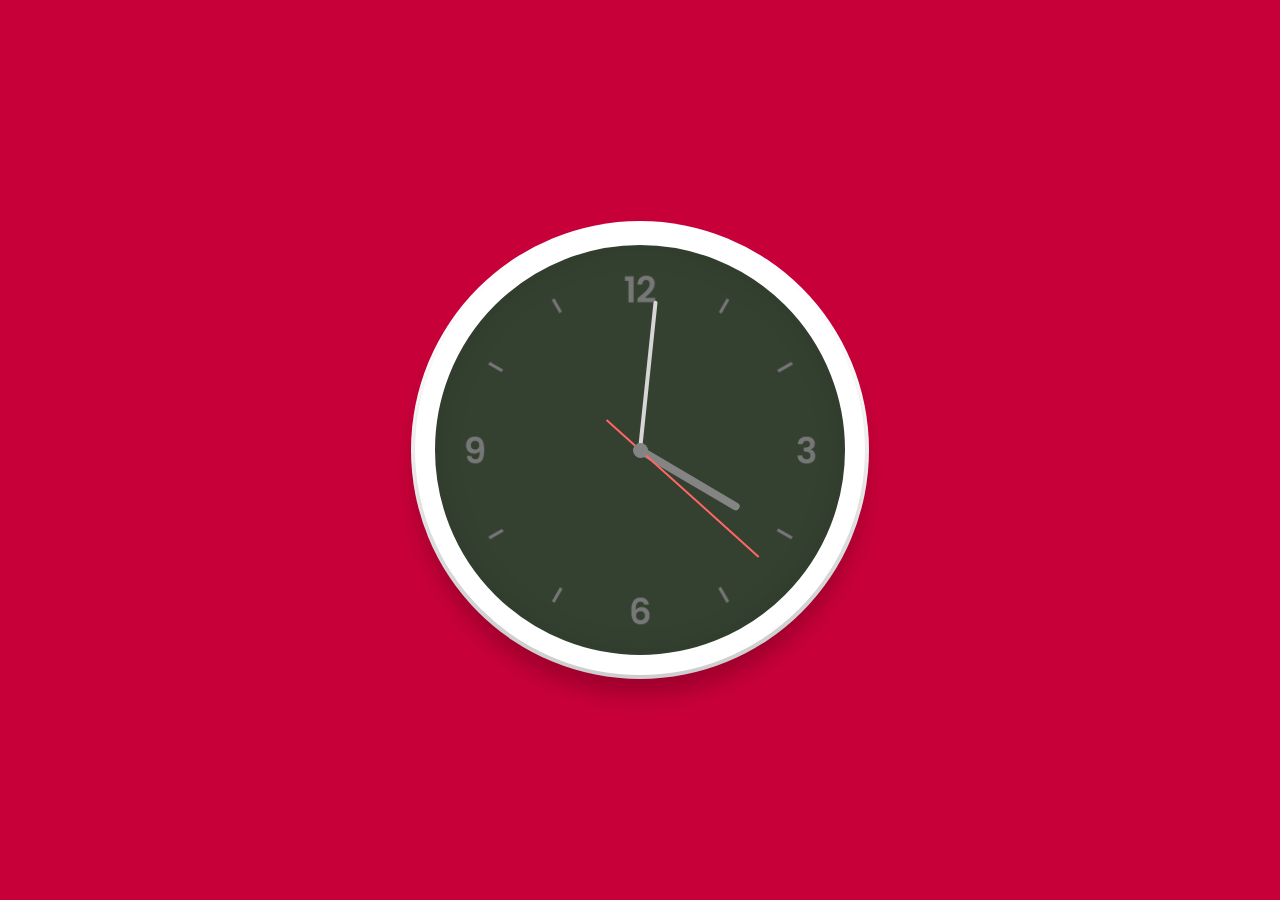
<file: index.html>
<!DOCTYPE html>
<html>

<head>
    <link rel="stylesheet" href="style.css">
    <title>Analog Clock</title>
</head>

<body>
    <div class="clock">
        <div class="hour">
            <div class="hr" id="hr"></div>
        </div>
        <div class="min">
            <div class="mn" id="mn"></div>
        </div>
        <div class="sec">
            <div class="sc" id="sc"></div>
        </div>
    </div>
    <script src="script.js"></script>

</body>

</html>
</file>
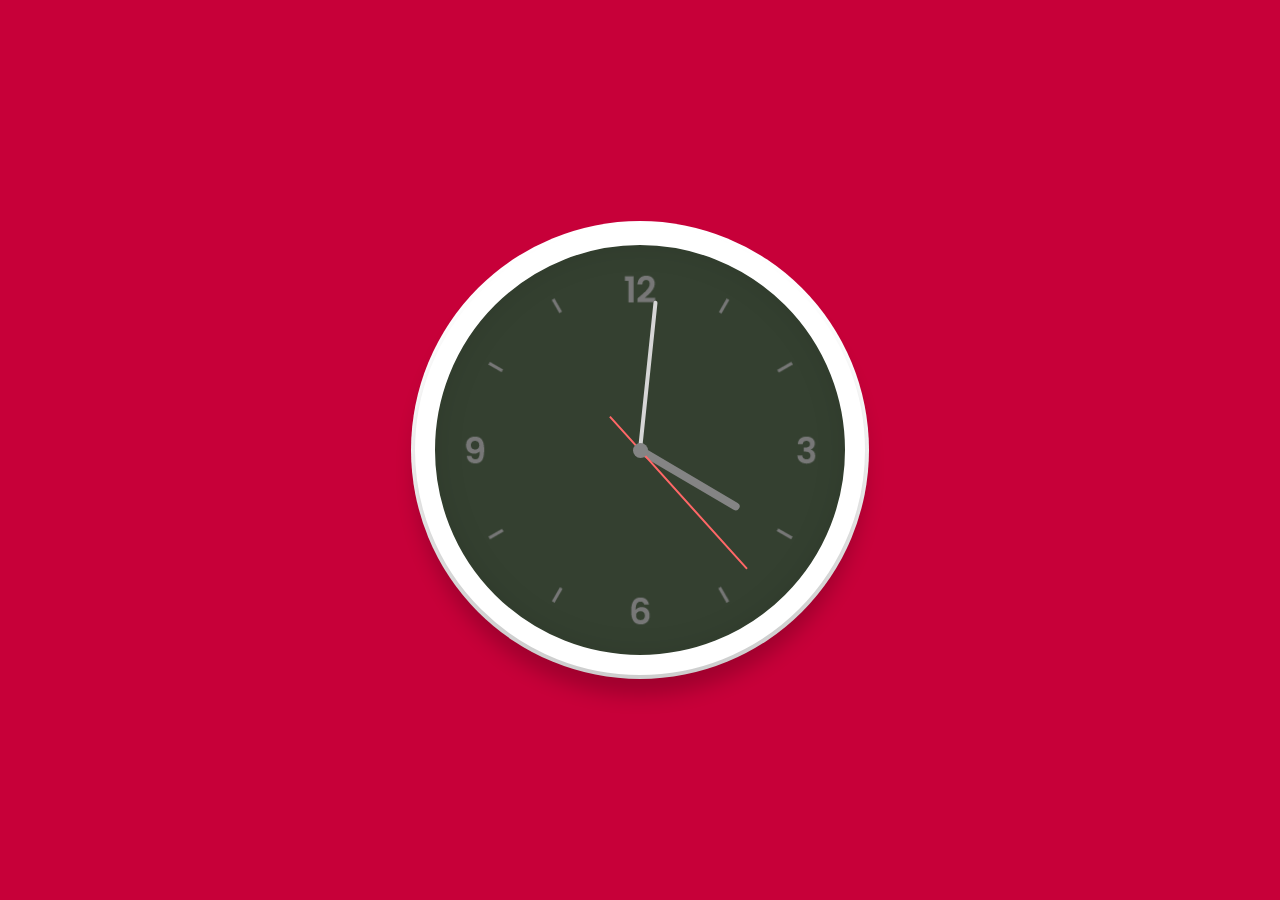
<file: clock.html>
<!DOCTYPE html>
<html>
<head>
<title>Analog Clock</title>
<style type="text/css">
*{
margin: 0;
padding: 0;
box-sizing: border-box;
}
body{
display: flex;
justify-content: center;
align-items: center;
min-height: 100vh;
background: #C70039;
}

.clock{
width: 450px;
height: 450px;
display: flex;
justify-content: center;
align-items: center;
background: #344030 url(clock.png);
background-size: cover;
border-radius: 50%;
border: 20px solid #fff;
box-shadow: inset 0 0 30px rgba(0,0,0,.1),0 20px 20px rgba(0,0,0,0.2),
0 0 0 4px rgba(255,255,255,1);

}

.clock::before {
content: '';
position: absolute;
width: 15px;
height: 15px;
background: #848484;
z-index: 1;
border-radius: 50%;

}
.hour, .min, .sec{
position: absolute;
}

.hour, .hr{
width: 230px;
height: 230px;
}
.min, .mn{
width: 300px;
height: 300px;
}
.sec, .sc{
width: 320px;
height: 320px;
}
.hr, .mn, .sc{
display: flex;
justify-content: center;
position: absolute;
border-radius: 50%;
}

.hr::before{
content: '';
position: absolute;
width: 8px;
height: 120px;
background: #848484;
z-index: 10px;
border-radius: 6px 6px 0 0;

}
.mn::before{
content: '';
position: absolute;
width: 4px;
height: 150px;
background: #d6d6d6;
z-index: 11px;
border-radius: 6px 6px 0 0;

}
.sc::before{
content: '';
position: absolute;
width: 2px;
height: 205px;
background: #ff6767;
z-index: 12px;
border-radius: 6px 6px 0 0;

}
</style>
</head>
<body>
<div class="clock">
<div class="hour">
<div class="hr" id="hr"></div>
</div>
<div class="min">
<div class="mn" id="mn"></div>
</div>
<div class="sec">
<div class="sc" id="sc"></div>
</div>
</div>
<script type="text/javascript">
const deg = 6;
const hr = document.querySelector("#hr");
const mn = document.querySelector("#mn");
const sc = document.querySelector("#sc");
setInterval(() =>{
let day =new Date();
let hh = day.getHours() *30;
let mm = day.getMinutes()*deg;
let ss = day.getSeconds()*deg;
hr.style.transform = `rotateZ(${hh+(mm/12)}deg)`;
mn.style.transform = `rotateZ(${mm}deg)`;
sc.style.transform = `rotateZ(${ss}deg)`;
})
</script>

</body>
</html>
</file>
<file: style.css>
*{
    margin: 0;
    padding: 0;
    box-sizing: border-box;
    }
    body{
    display: flex;
    justify-content: center;
    align-items: center;
    min-height: 100vh;
    background: #C70039;
    }
    
    .clock{
    width: 450px;
    height: 450px;
    display: flex;
    justify-content: center;
    align-items: center;
    background: #344030 url(clock.png);
    background-size: cover;
    border-radius: 50%;
    border: 20px solid #fff;
    box-shadow: inset 0 0 30px rgba(0,0,0,.1),0 20px 20px rgba(0,0,0,0.2),
    0 0 0 4px rgba(255,255,255,1);
    
    }
    
    .clock::before {
    content: '';
    position: absolute;
    width: 15px;
    height: 15px;
    background: #848484;
    z-index: 1;
    border-radius: 50%;
    
    }
    .hour, .min, .sec{
    position: absolute;
    }
    
    .hour, .hr{
    width: 230px;
    height: 230px;
    }
    .min, .mn{
    width: 300px;
    height: 300px;
    }
    .sec, .sc{
    width: 320px;
    height: 320px;
    }
    .hr, .mn, .sc{
    display: flex;
    justify-content: center;
    position: absolute;
    border-radius: 50%;
    }
    
    .hr::before{
    content: '';
    position: absolute;
    width: 8px;
    height: 120px;
    background: #848484;
    z-index: 10px;
    border-radius: 6px 6px 0 0;
    
    }
    .mn::before{
    content: '';
    position: absolute;
    width: 4px;
    height: 150px;
    background: #d6d6d6;
    z-index: 11px;
    border-radius: 6px 6px 0 0;
    
    }
    .sc::before{
    content: '';
    position: absolute;
    width: 2px;
    height: 205px;
    background: #ff6767;
    z-index: 12px;
    border-radius: 6px 6px 0 0;
    
    }
</file>
